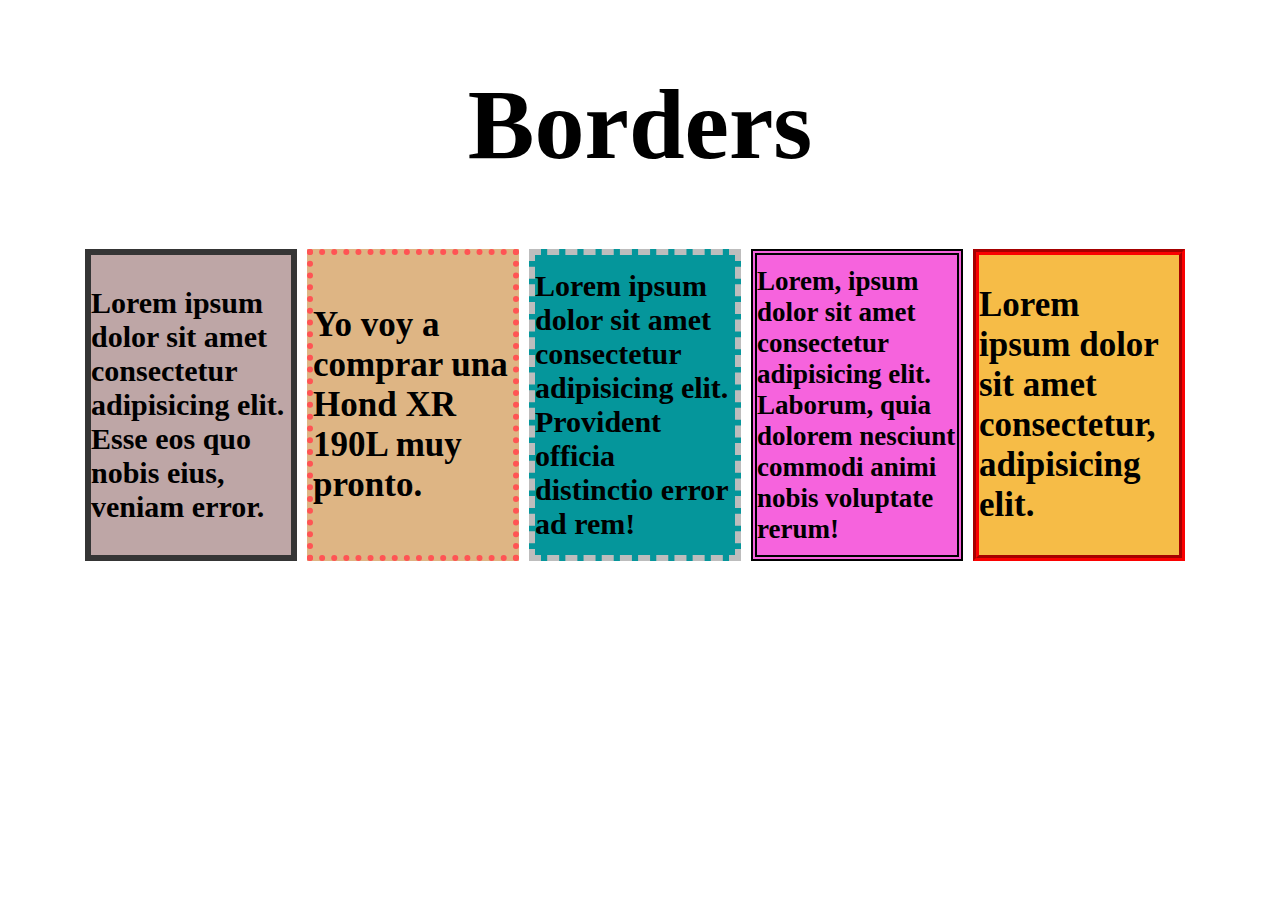
<file: borders.html>
<!DOCTYPE html>
<html lang="en">
<head>
    <meta charset="UTF-8">
    <meta http-equiv="X-UA-Compatible" content="IE=edge">
    <meta name="viewport" content="width=device-width, initial-scale=1.0">
    <link rel="stylesheet" href="css/borders.css">
    <title>Borders</title>
</head>
<body>
    
    <h1>Borders</h1>

    <div class="border-boxes">
        <div class="box-1">
            <p class="solid"><b>Lorem ipsum dolor sit amet consectetur adipisicing elit. Esse eos quo nobis eius, veniam error.</b></p>
        </div>
        <div class="box-2">
            <p class="dotted"><b>Yo voy a comprar una Hond XR 190L muy pronto.</b></p>
        </div>
        <div class="box-3">
            <p class="dashed"><b>Lorem ipsum dolor sit amet consectetur adipisicing elit. Provident officia distinctio error ad rem!</b></p>
        </div>
        <div class="box-4">
            <p class="double"><b>Lorem, ipsum dolor sit amet consectetur adipisicing elit. Laborum, quia dolorem nesciunt commodi animi nobis voluptate rerum!</b></p>
        </div>
        <div class="box-5">
            <p class="groove"><b>Lorem ipsum dolor sit amet consectetur, adipisicing elit.</b></p>
        </div>
    </div>

</body>
</html>
</file>
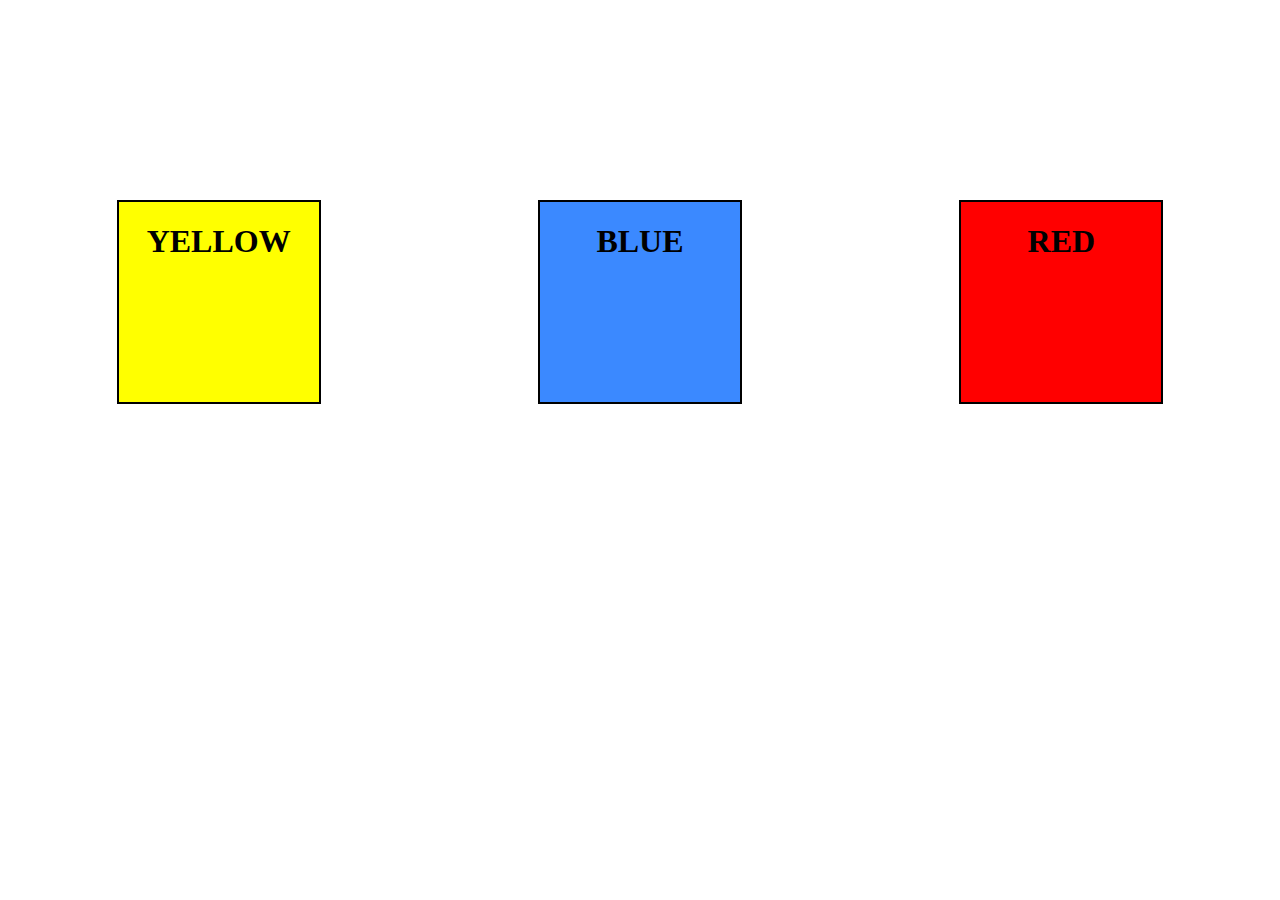
<file: colours.html>
<!DOCTYPE html>
<html lang="en">
<head>
    <meta charset="UTF-8">
    <meta http-equiv="X-UA-Compatible" content="IE=edge">
    <meta name="viewport" content="width=device-width, initial-scale=1.0">
    <link rel="stylesheet" href="css/colours.css">
    <link rel="icon" href="icon/colours.png">
    <title>Colours</title>
</head>
<body>
    
<div  class="container">
    <div class="box-1">
        <h1>YELLOW</h1>
    </div>

    <div class="box-2">
        <h1>BLUE</h1>
    </div>

    <div class="box-3">
        <h1>RED</h1>
    </div>
</div>

</body>
</html>
</file>
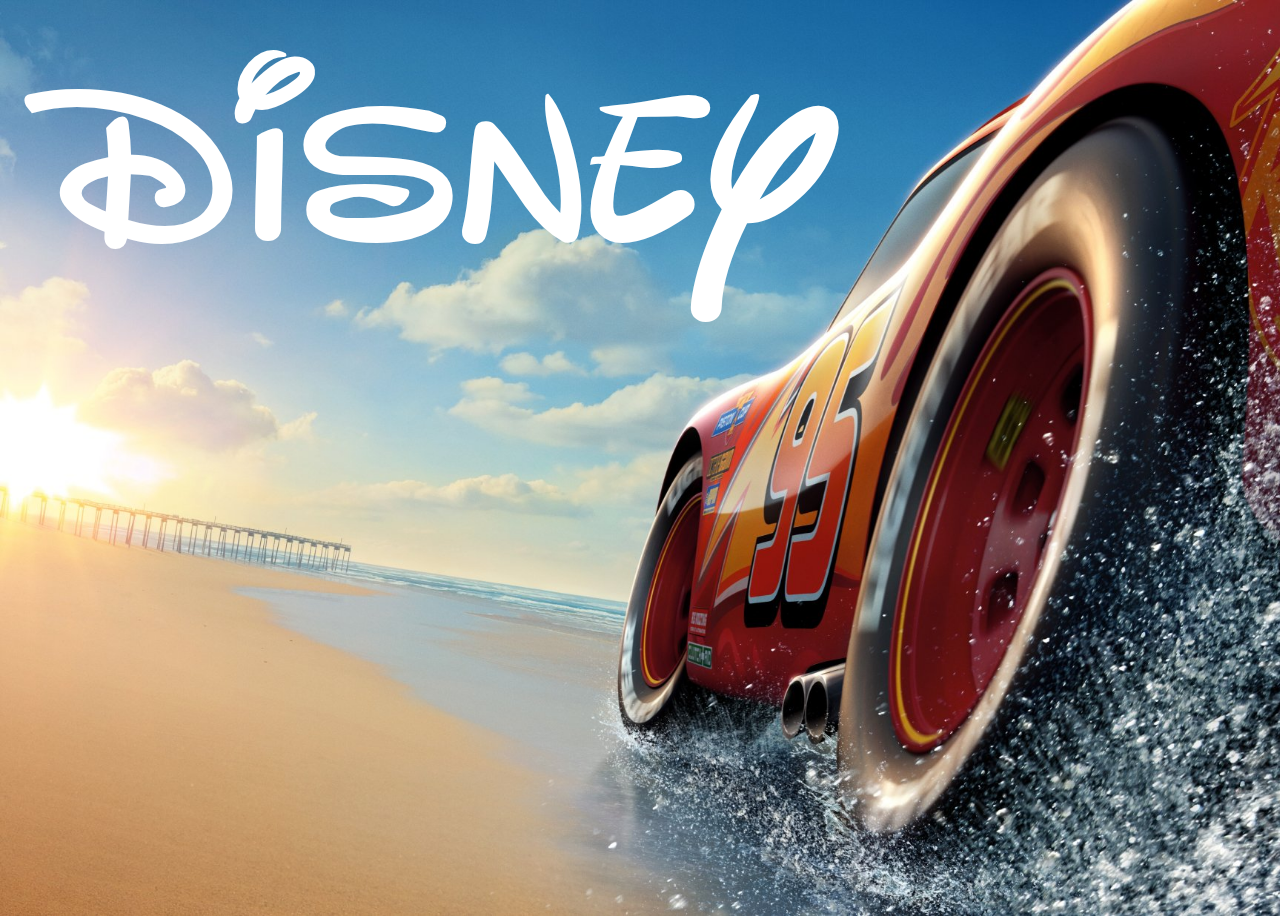
<file: font-d.html>
<!DOCTYPE html>
<html lang="en">
<head>
    <meta charset="UTF-8">
    <meta http-equiv="X-UA-Compatible" content="IE=edge">
    <meta name="viewport" content="width=device-width, initial-scale=1.0">
    <link rel="stylesheet" href="css/font-d.css">
    <title>Disney</title>
</head>
<body>
    
    <h1>Disney</h1>

</body>
</html>
</file>
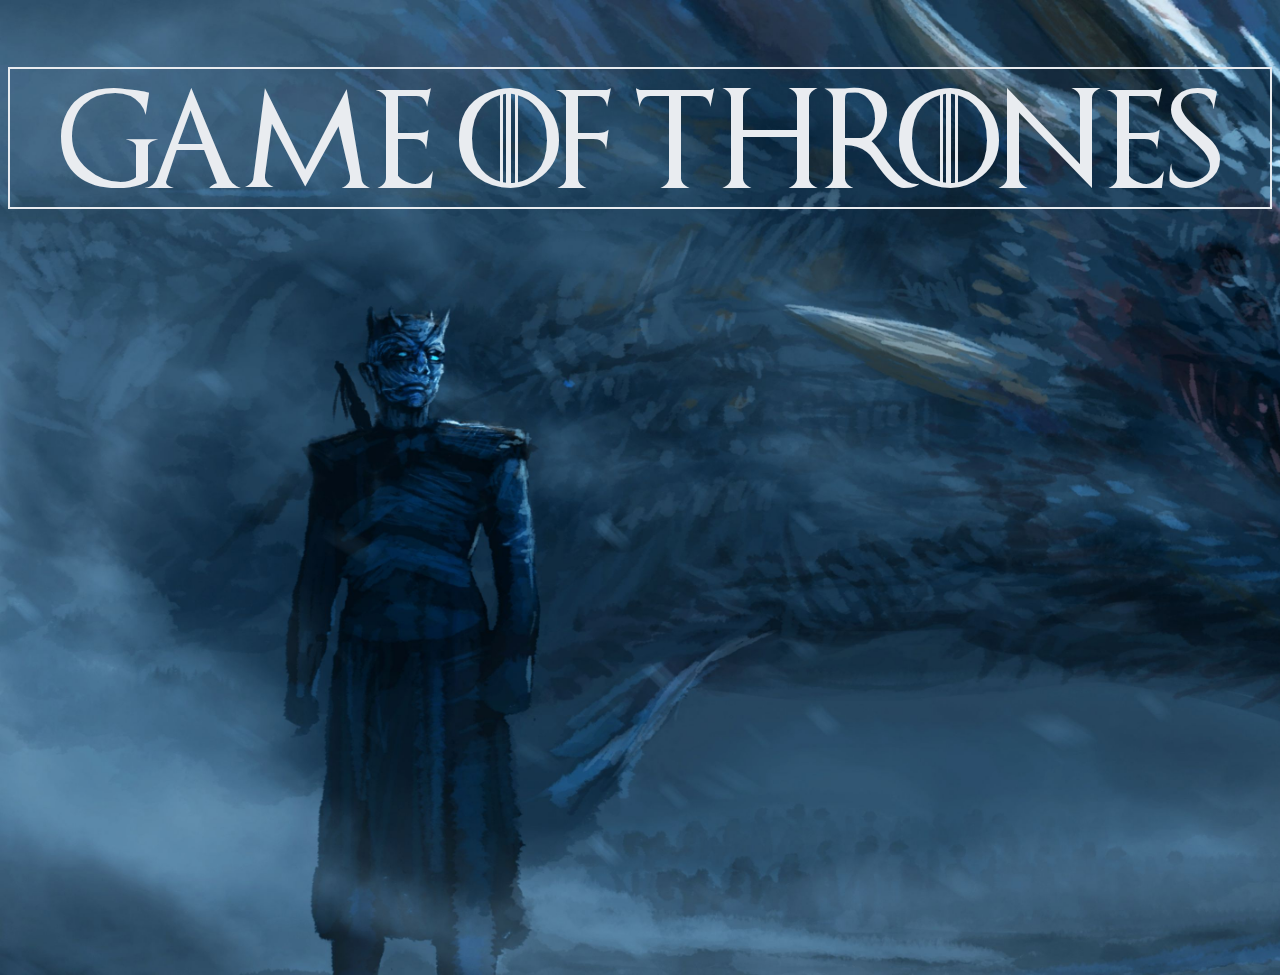
<file: font-g.html>
<!DOCTYPE html>
<html lang="en">
<head>
    <meta charset="UTF-8">
    <meta http-equiv="X-UA-Compatible" content="IE=edge">
    <meta name="viewport" content="width=device-width, initial-scale=1.0">
    <link rel="stylesheet" href="css/font-g.css">
    <link rel="icon" href="icon/Game-of-Thrones-Dragon-Download-Free-PNG-1.png">
    <title>Game Of Thrones</title>
</head>
<body>

    <h1>GAME OF THRONES</h1>

</body>
</html>
</file>
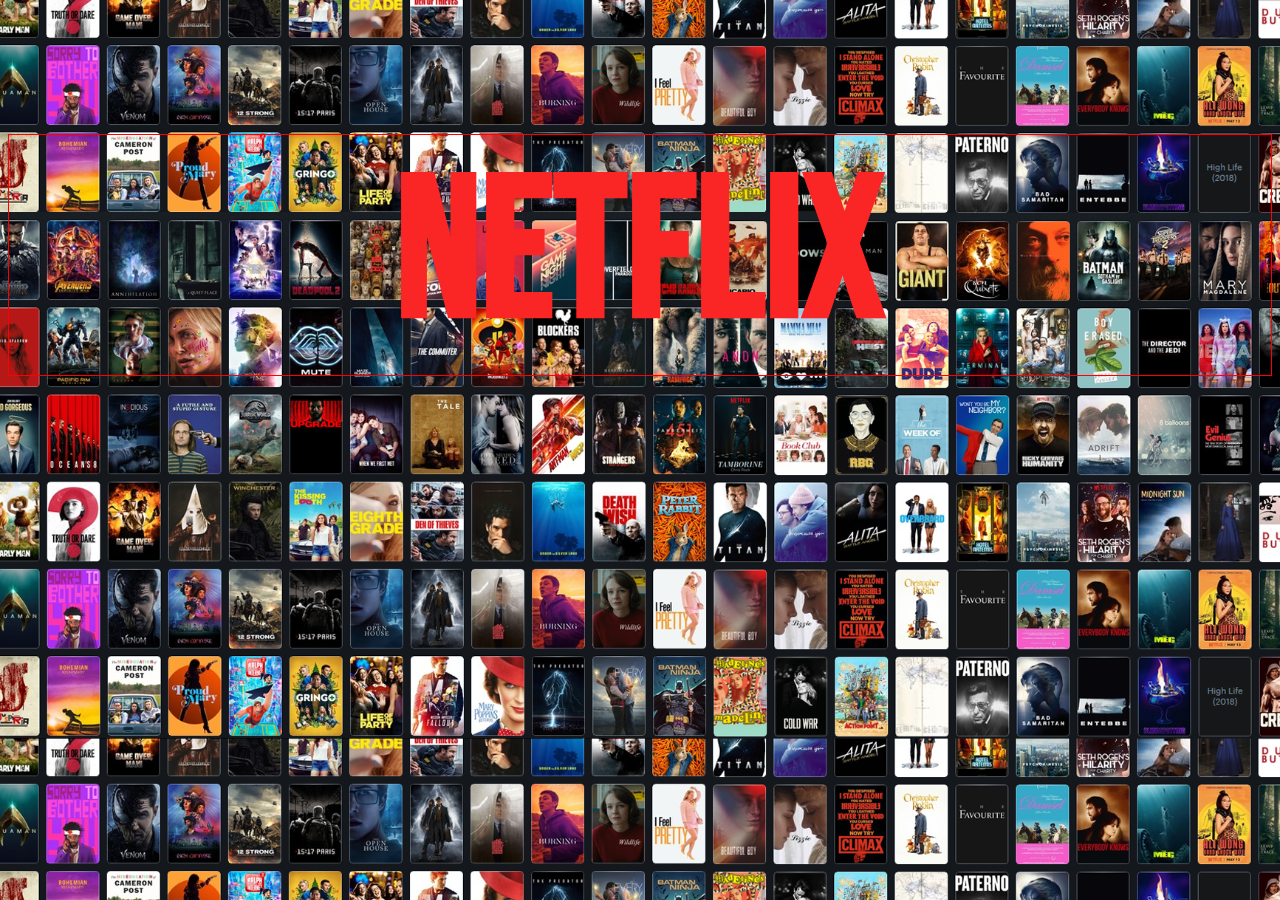
<file: font-n.html>
<!DOCTYPE html>
<html lang="en">
<head>
    <meta charset="UTF-8">
    <meta http-equiv="X-UA-Compatible" content="IE=edge">
    <meta name="viewport" content="width=device-width, initial-scale=1.0">
    <link rel="stylesheet" href="css/font-n.css">
    <title>NETFLIX</title>
</head>
<body>
    
    <h1>NETFLIX</h1>

</body>
</html>
</file>
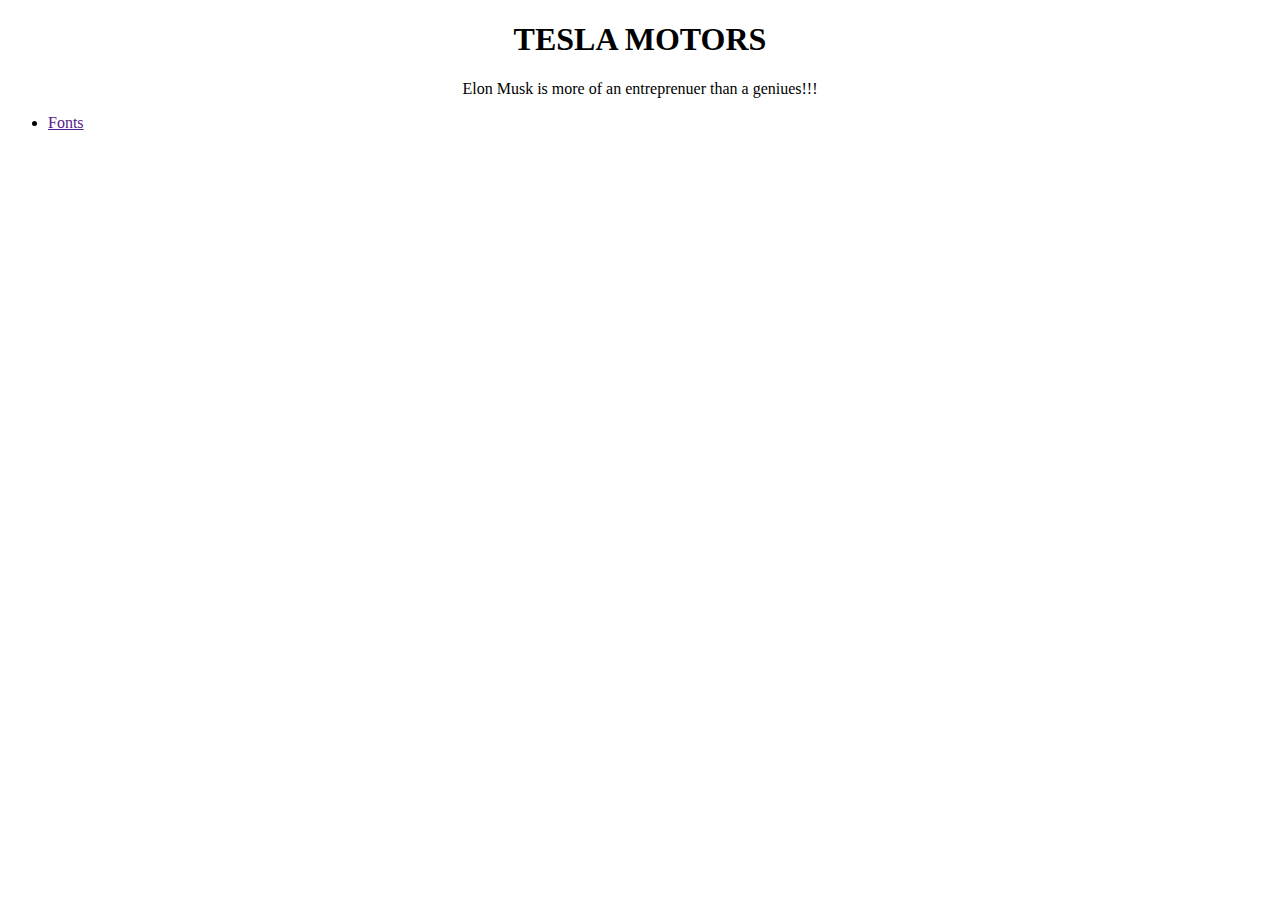
<file: icons.html>
<!DOCTYPE html>
<html lang="en">
<head>
    <meta charset="UTF-8">
    <meta http-equiv="X-UA-Compatible" content="IE=edge">
    <meta name="viewport" content="width=device-width, initial-scale=1.0">
    <link rel="stylesheet" href="css/icons.css">
    <link rel="icon" href="icon/tesla-logo-png-27.png">
    <title>FUCK YEAH!!!</title>
</head>
<body>
    <h1>TESLA MOTORS</h1>
    <p>Elon Musk is more of an entreprenuer than a geniues!!!
    </p>

    <table>
        <ul>
            <li><a href="">Fonts</a></li>
        </ul>
    </table>

</body>
</html>
</file>
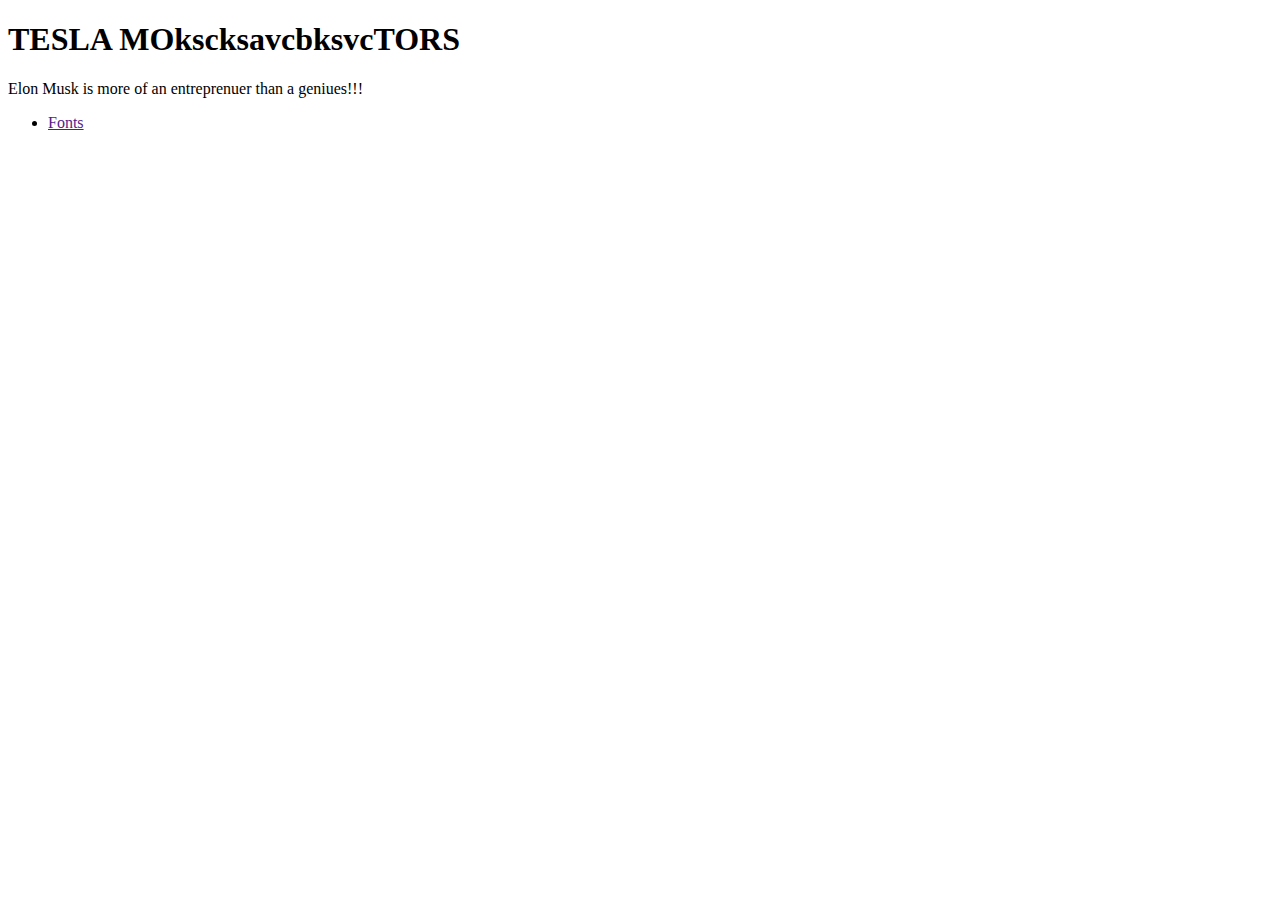
<file: menu.html>
<!DOCTYPE html>
<html lang="en">
<head>
    <meta charset="UTF-8">
    <meta http-equiv="X-UA-Compatible" content="IE=edge">
    <meta name="viewport" content="width=device-width, initial-scale=1.0">
    <link rel="icon" href="icon/tesla-logo-png-27.png">
    <title>TESLA MOTORS</title>
</head>
<body>
    <h1>TESLA MOkscksavcbksvcTORS</h1>
    <p>Elon Musk is more of an entreprenuer than a geniues!!!
    </p>

    <table>
        <ul>
            <li><a href="">Fonts</a></li>
        </ul>
    </table>

</body>
</html>
</file>
<file: css/borders.css>
body{
    background-image: url(https://t4.ftcdn.net/jpg/02/80/03/47/360_F_280034752_DLKb0deHfTDUTYyUs6eDYkSS97N0vaKy.jpg);
    background-size: cover;
}
h1{
    font-size: 100px;
    text-align: center;
}

.border-boxes{
    display: flex;
    flex-direction: row;
    justify-content: center;
    align-items: center;
}
.box-1{
    display: flex;
    border: 6px solid rgb(53, 53, 53);
    background-color: rgb(190, 166, 166);
    height: 300px;
    width: 200px;
    align-items: center;
    margin-right: 10px;
}

.box-2{
    display: flex;
    border: 6px dotted rgb(255, 84, 84);
    background-color: rgb(222, 181, 132);
    height: 300px;
    width: 200px;
    align-items: center;
    margin-right: 10px;
}

.box-3{
    display: flex;
    border: 6px dashed rgb(189, 189, 189);
    background-color: rgb(5, 150, 155);
    height: 300px;
    width: 200px;
    align-items: center;
    margin-right: 10px;
}

.box-4{
    display: flex;
    border: 6px double rgb(0, 0, 0);
    background-color: #f663dd;
    height: 300px;
    width: 200px;
    align-items: center;
    margin-right: 10px;
}

.box-5{
    display: flex;
    border: 6px groove rgb(250, 1, 1);
    background-color: rgb(246, 188, 71);
    height: 300px;
    width: 200px;
    align-items: center;
    margin-right: 10px;
}
.solid{
    font-size: 30px;
}
.dotted{
    font-size: 35px;
}
.dashed{
    font-size: 30px;
}
.double{
    font-size: 27px;
}
.groove{
    font-size: 35px;
}
</file>
<file: css/colours.css>
body{
    background-size: cover;
    background-image: url(https://wallpaper.dog/large/20414931.jpg);
}

.container{
    display: flex;
    justify-content: space-around;
    margin-top: 200px;
}

.box-1{
    height: 200px;
    width: 200px;
    background-color:yellow;
    border: 2px solid rgb(0, 0, 0); 
    transition: 2s; 
}
.box-1:hover{
    transform: scale(1.5);
    transition: 1.5s;   
}

.box-2{
    height: 200px;
    width: 200px;
    background-color:   rgb(59, 137, 255);
    border: 2px solid rgb(0, 0, 0); 
    transition: 2s;  

}
.box-2:hover{
    transform: scale(1.5);
    transition: 1.5s; 
}
.box-3{
    height: 200px;
    width: 200px;
    background-color: red;
    border: 2px solid rgb(0, 0, 0);
    transition: 2s;  
}
.box-3:hover{
    transform: scale(1.5);
    transition: 1.5s;  
}

h1{
    text-align: center;
}
</file>
<file: css/font-d.css>
h1{
    font-family: "Disney";
    text-align:left;
    font-size: 190px;
    font-weight: 500;
    margin-top: 0px;
    margin-left: 40px;
    color: rgb(255, 255, 255);
}

@font-face {
    font-family: "Disney";
    src: url(../fonts/Walter.ttf);
}

body{
    height: 100vh;
    background-size: cover;
    background-repeat: no-repeat;
    background-image: url(../img/cars.jpg);
}
</file>
<file: css/font-g.css>
body{
    height: 100vh;
    background-size: cover;
    background-image: url(../img/game\ of\ thrones.jpg);
}

h1{
    border: 2px solid  rgb(233, 236, 240);;
    color: rgb(233, 236, 240);
    padding-top: 18px;
    font-weight: 400;
    font-family: "game";
    text-align: center;
    font-size: 100px;
}

@font-face{
    font-family: "game";
    src: url(../fonts/Game\ of\ Thrones.ttf);
}
</file>
<file: css/font-n.css>
body{
    background-size: cover;
    background-image: url("../img/Movies-background.png");
}

h1{
    color: rgb(250, 37, 37);
    font-family: 'net';
    font-size: 200px;
    text-align: center;
    border: 1px solid red;
}

@font-face{
    font-family: 'net';
    src: url(../fonts/BebasNeue-Regular.ttf);
}
</file>
<file: css/icons.css>
h1{
    text-align: center;
}
p{
    text-align: center;
}
</file>
